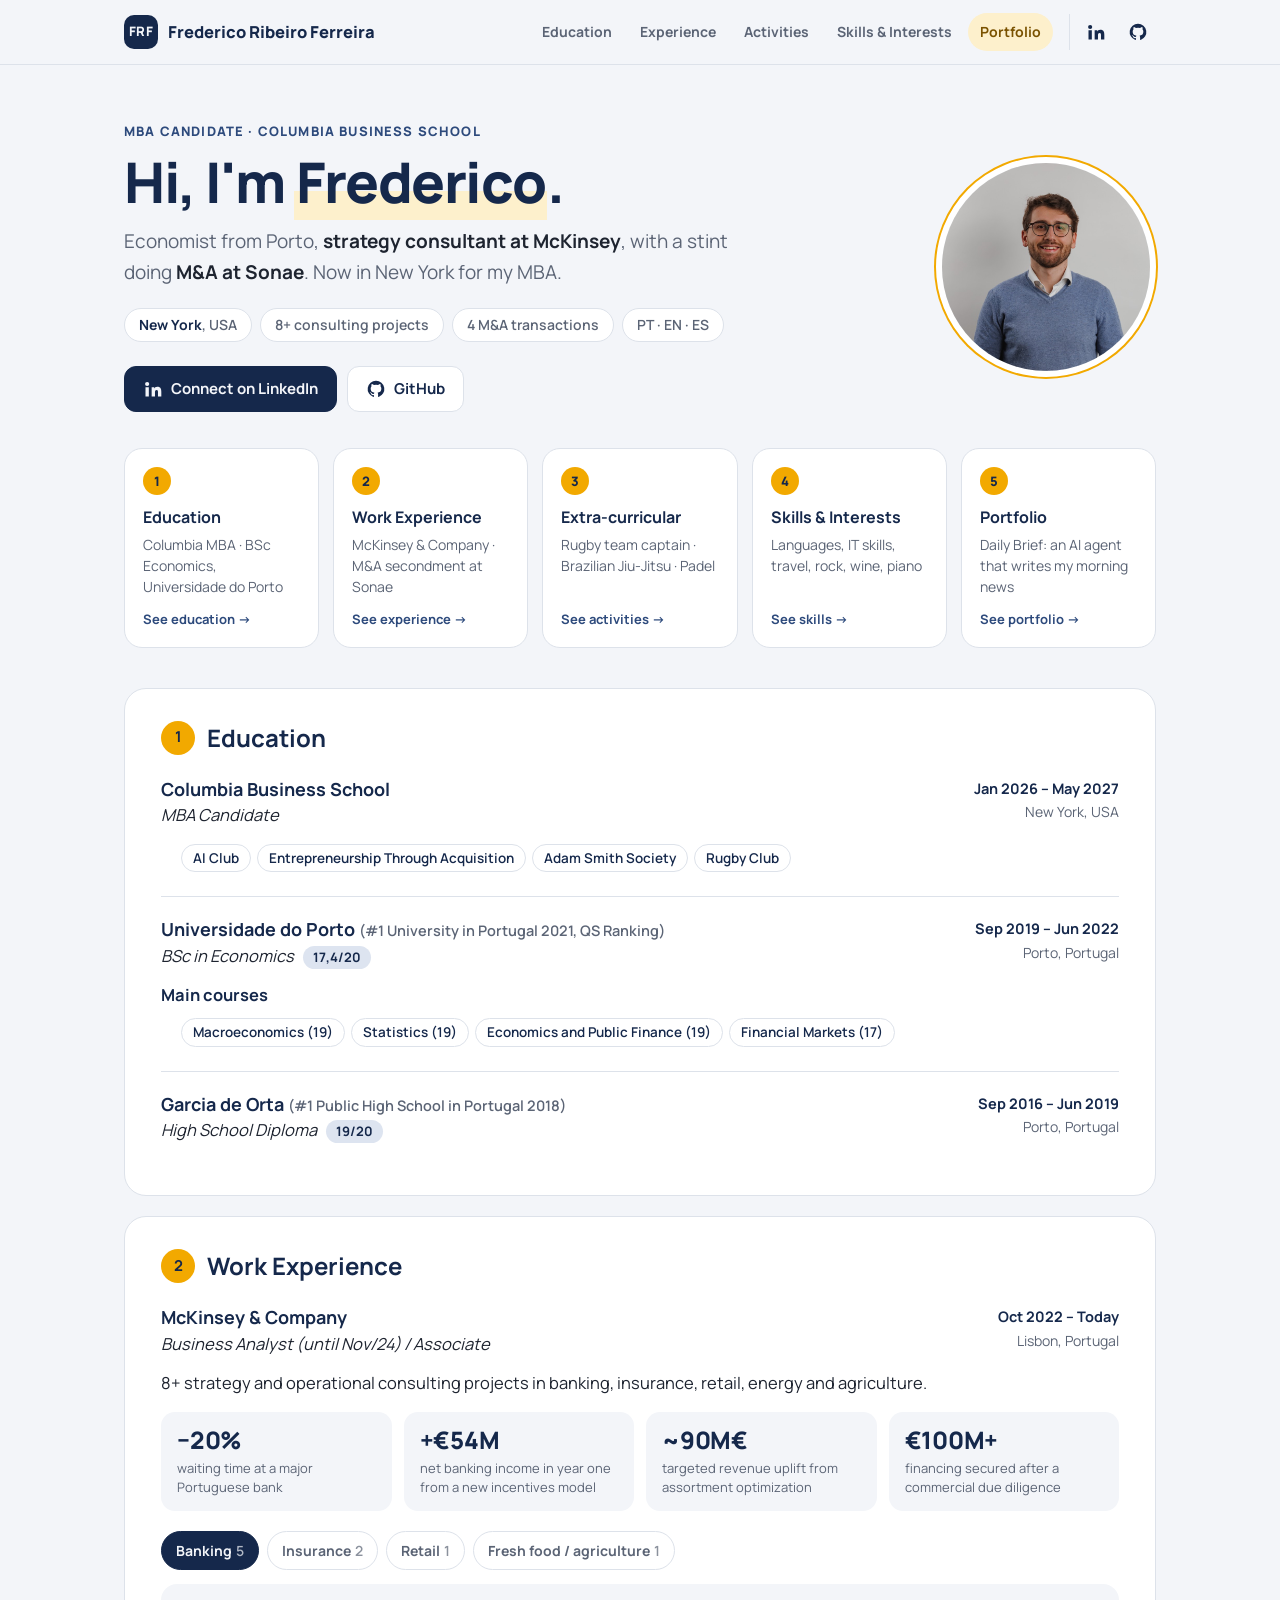
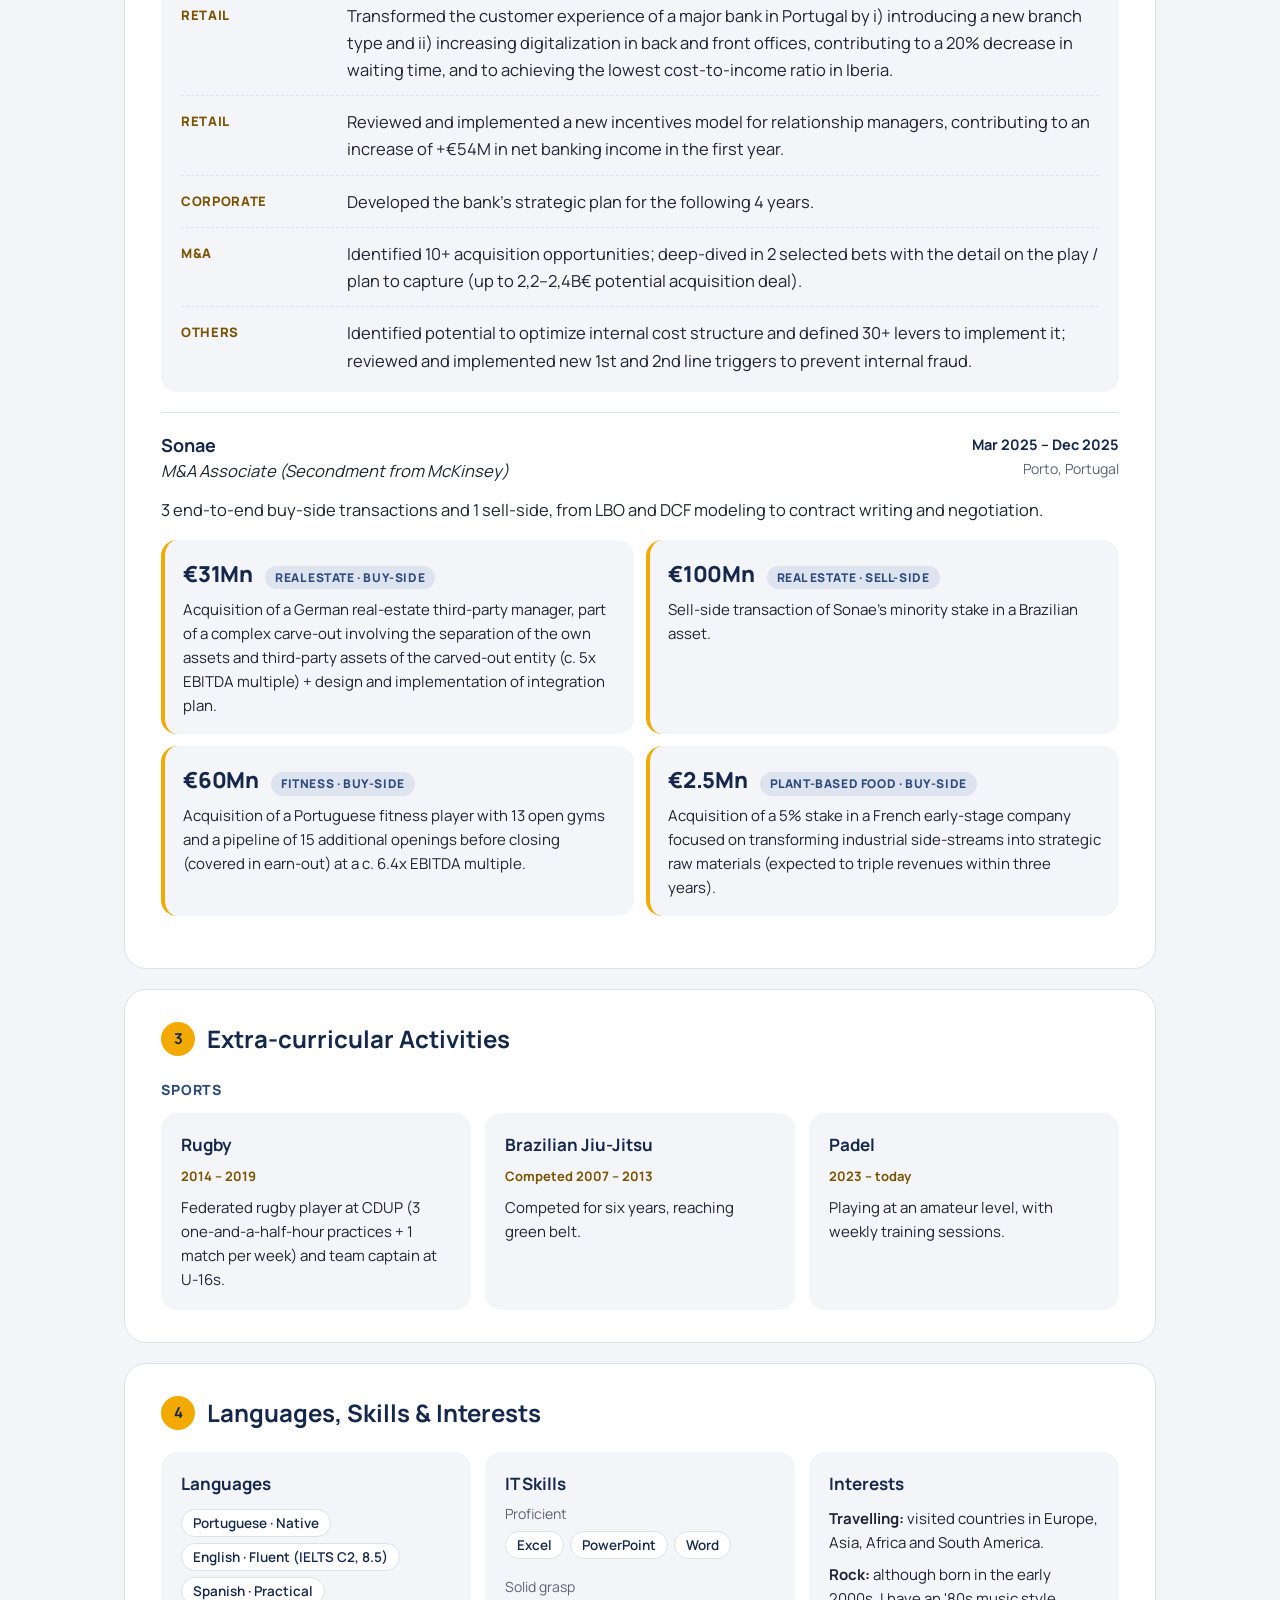
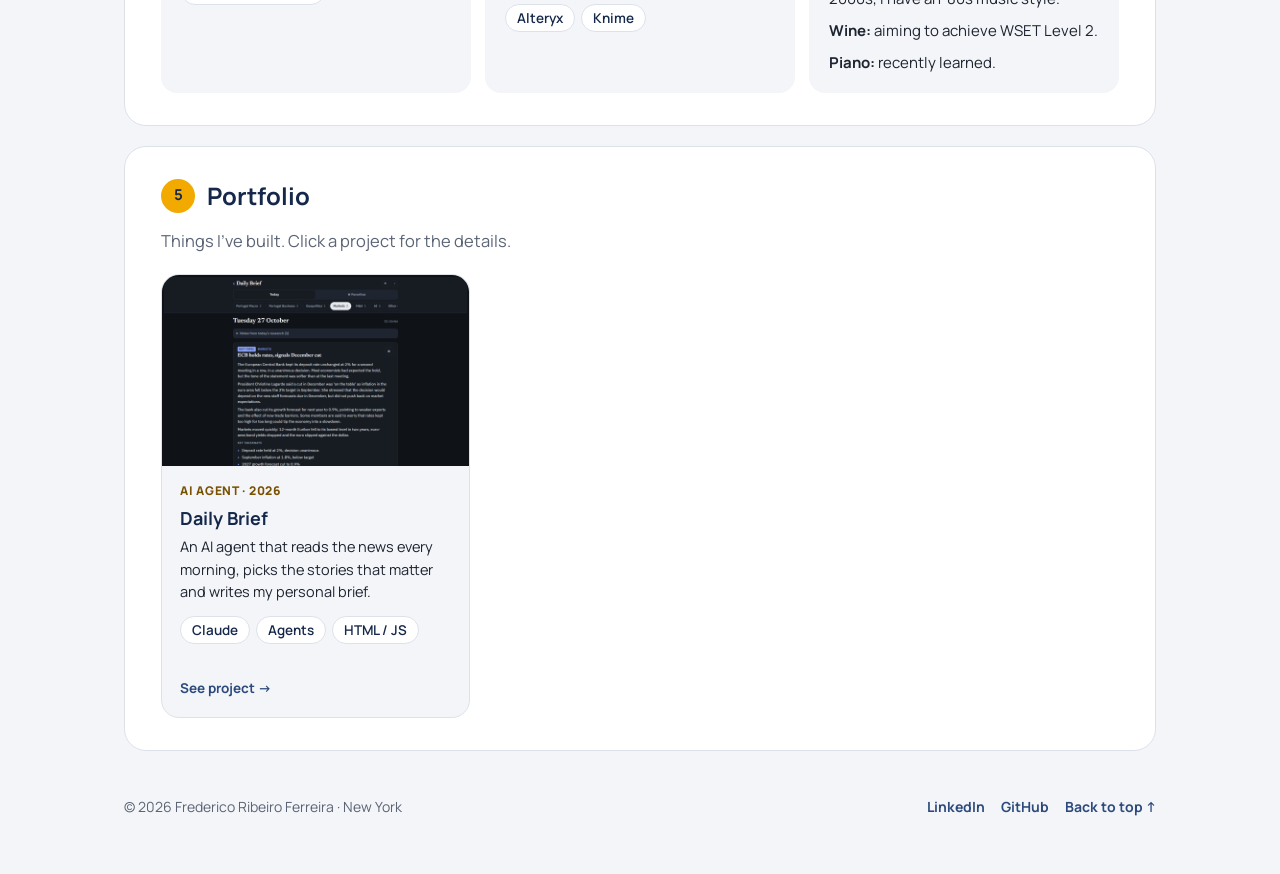
<file: index.html>
<!doctype html>
<html lang="en">
<head>
<meta charset="utf-8">
<meta name="viewport" content="width=device-width, initial-scale=1">
<title>Frederico Ribeiro Ferreira</title>
<meta name="description" content="Frederico Ribeiro Ferreira: MBA Candidate at Columbia Business School, formerly McKinsey & Company and M&A at Sonae.">
<link rel="preconnect" href="https://fonts.googleapis.com">
<link rel="preconnect" href="https://fonts.gstatic.com" crossorigin>
<link href="https://fonts.googleapis.com/css2?family=Manrope:wght@400;500;600;700;800&display=swap" rel="stylesheet">
<link rel="stylesheet" href="assets/style.css">
</head>
<body>

<header class="top">
  <div class="wrap">
    <a class="brand" href="#top" aria-label="Frederico Ribeiro Ferreira, back to top">
      <span class="mono">FRF</span><span class="full">Frederico Ribeiro Ferreira</span>
    </a>
    <nav class="links" aria-label="Sections">
      <a href="#education">Education</a>
      <a href="#experience">Experience</a>
      <a href="#activities">Activities</a>
      <a href="#skills">Skills &amp; Interests</a>
      <a href="#portfolio">Portfolio</a>
    </nav>
    <div class="social">
      <a href="https://www.linkedin.com/in/frederico-ribeiro-ferreira/" target="_blank" rel="noopener" aria-label="LinkedIn">
        <svg class="i" viewBox="0 0 24 24" aria-hidden="true"><path d="M4.98 3.5a2.5 2.5 0 1 1 0 5 2.5 2.5 0 0 1 0-5zM3 9.75h4V21H3V9.75zM9.5 9.75h3.83v1.54h.06c.53-1 1.84-2.06 3.79-2.06 4.05 0 4.8 2.67 4.8 6.13V21h-4v-5.02c0-1.2-.02-2.74-1.67-2.74-1.67 0-1.93 1.3-1.93 2.65V21h-4V9.75z"/></svg>
      </a>
      <a href="https://github.com/fredericoferreira12" target="_blank" rel="noopener" aria-label="GitHub">
        <svg class="i" viewBox="0 0 24 24" aria-hidden="true"><path d="M12 2a10 10 0 0 0-3.16 19.49c.5.09.68-.22.68-.48v-1.7c-2.78.6-3.37-1.34-3.37-1.34-.45-1.16-1.11-1.47-1.11-1.47-.91-.62.07-.6.07-.6 1 .07 1.53 1.03 1.53 1.03.9 1.52 2.34 1.08 2.91.83.09-.65.35-1.09.63-1.34-2.22-.25-4.55-1.11-4.55-4.94 0-1.09.39-1.98 1.03-2.68-.1-.25-.45-1.27.1-2.64 0 0 .84-.27 2.75 1.02a9.56 9.56 0 0 1 5 0c1.91-1.29 2.75-1.02 2.75-1.02.55 1.37.2 2.39.1 2.64.64.7 1.03 1.59 1.03 2.68 0 3.84-2.34 4.68-4.57 4.93.36.31.68.92.68 1.85v2.74c0 .27.18.58.69.48A10 10 0 0 0 12 2z"/></svg>
      </a>
    </div>
  </div>
</header>

<main id="top">

  <!-- ===== Hero ===== -->
  <div class="hero">
    <div class="wrap">
      <div>
        <p class="eyebrow">MBA Candidate · Columbia Business School</p>
        <h1>Hi, I'm <span class="hl">Frederico</span>.</h1>
        <p class="lede">Economist from Porto, <strong>strategy consultant at McKinsey</strong>, with a stint doing <strong>M&amp;A at Sonae</strong>. Now in New York for my MBA.</p>
        <ul class="chips">
          <li class="chip"><b>New York</b>, USA</li>
          <li class="chip">8+ consulting projects</li>
          <li class="chip">4 M&amp;A transactions</li>
          <li class="chip">PT · EN · ES</li>
        </ul>
        <div class="btns">
          <a class="btn primary" href="https://www.linkedin.com/in/frederico-ribeiro-ferreira/" target="_blank" rel="noopener">
            <svg class="i" viewBox="0 0 24 24" aria-hidden="true"><path d="M4.98 3.5a2.5 2.5 0 1 1 0 5 2.5 2.5 0 0 1 0-5zM3 9.75h4V21H3V9.75zM9.5 9.75h3.83v1.54h.06c.53-1 1.84-2.06 3.79-2.06 4.05 0 4.8 2.67 4.8 6.13V21h-4v-5.02c0-1.2-.02-2.74-1.67-2.74-1.67 0-1.93 1.3-1.93 2.65V21h-4V9.75z"/></svg>
            Connect on LinkedIn
          </a>
          <a class="btn" href="https://github.com/fredericoferreira12" target="_blank" rel="noopener">
            <svg class="i" viewBox="0 0 24 24" aria-hidden="true"><path d="M12 2a10 10 0 0 0-3.16 19.49c.5.09.68-.22.68-.48v-1.7c-2.78.6-3.37-1.34-3.37-1.34-.45-1.16-1.11-1.47-1.11-1.47-.91-.62.07-.6.07-.6 1 .07 1.53 1.03 1.53 1.03.9 1.52 2.34 1.08 2.91.83.09-.65.35-1.09.63-1.34-2.22-.25-4.55-1.11-4.55-4.94 0-1.09.39-1.98 1.03-2.68-.1-.25-.45-1.27.1-2.64 0 0 .84-.27 2.75 1.02a9.56 9.56 0 0 1 5 0c1.91-1.29 2.75-1.02 2.75-1.02.55 1.37.2 2.39.1 2.64.64.7 1.03 1.59 1.03 2.68 0 3.84-2.34 4.68-4.57 4.93.36.31.68.92.68 1.85v2.74c0 .27.18.58.69.48A10 10 0 0 0 12 2z"/></svg>
            GitHub
          </a>
        </div>
      </div>
      <img class="photo" src="Linkedin%20picture.jpg" alt="Portrait of Frederico Ribeiro Ferreira" width="220" height="220">
    </div>
  </div>

  <div class="wrap">

    <!-- ===== Quick tiles ===== -->
    <nav class="tiles" aria-label="Jump to a section">
      <a class="tile" href="#education">
        <span class="n">1</span>
        <h2>Education</h2>
        <p>Columbia MBA · BSc Economics, Universidade do Porto</p>
        <span class="go">See education →</span>
      </a>
      <a class="tile" href="#experience">
        <span class="n">2</span>
        <h2>Work Experience</h2>
        <p>McKinsey &amp; Company · M&amp;A secondment at Sonae</p>
        <span class="go">See experience →</span>
      </a>
      <a class="tile" href="#activities">
        <span class="n">3</span>
        <h2>Extra-curricular</h2>
        <p>Rugby team captain · Brazilian Jiu-Jitsu · Padel</p>
        <span class="go">See activities →</span>
      </a>
      <a class="tile" href="#skills">
        <span class="n">4</span>
        <h2>Skills &amp; Interests</h2>
        <p>Languages, IT skills, travel, rock, wine, piano</p>
        <span class="go">See skills →</span>
      </a>
      <a class="tile" href="#portfolio">
        <span class="n">5</span>
        <h2>Portfolio</h2>
        <p>Daily Brief: an AI agent that writes my morning news</p>
        <span class="go">See portfolio →</span>
      </a>
    </nav>

    <!-- ===== 1. Education ===== -->
    <section class="sec" id="education" aria-labelledby="h-edu">
      <h2 class="sec-h" id="h-edu"><span class="n">1</span>Education</h2>

      <article class="entry">
        <div>
          <h3>Columbia Business School</h3>
          <p class="role">MBA Candidate</p>
        </div>
        <div class="meta"><b>Jan 2026 – May 2027</b>New York, USA</div>
        <div class="body">
          <ul class="pills" aria-label="Clubs">
            <li>AI Club</li><li>Entrepreneurship Through Acquisition</li><li>Adam Smith Society</li><li>Rugby Club</li>
          </ul>
        </div>
      </article>

      <article class="entry">
        <div>
          <h3>Universidade do Porto <span class="note">(#1 University in Portugal 2021, QS Ranking)</span></h3>
          <p class="role">BSc in Economics <span class="grade">17,4/20</span></p>
        </div>
        <div class="meta"><b>Sep 2019 – Jun 2022</b>Porto, Portugal</div>
        <div class="body">
          <p style="margin:0 0 6px;font-weight:700;color:var(--navy)">Main courses</p>
          <ul class="pills" aria-label="Main courses">
            <li>Macroeconomics (19)</li><li>Statistics (19)</li><li>Economics and Public Finance (19)</li><li>Financial Markets (17)</li>
          </ul>
        </div>
      </article>

      <article class="entry">
        <div>
          <h3>Garcia de Orta <span class="note">(#1 Public High School in Portugal 2018)</span></h3>
          <p class="role">High School Diploma <span class="grade">19/20</span></p>
        </div>
        <div class="meta"><b>Sep 2016 – Jun 2019</b>Porto, Portugal</div>
      </article>
    </section>

    <!-- ===== 2. Work experience ===== -->
    <section class="sec" id="experience" aria-labelledby="h-work">
      <h2 class="sec-h" id="h-work"><span class="n">2</span>Work Experience</h2>

      <!-- McKinsey -->
      <article class="entry">
        <div>
          <h3>McKinsey &amp; Company</h3>
          <p class="role">Business Analyst (until Nov/24) / Associate</p>
        </div>
        <div class="meta"><b>Oct 2022 – Today</b>Lisbon, Portugal</div>
        <div class="body">
          <p class="intro">8+ strategy and operational consulting projects in banking, insurance, retail, energy and agriculture.</p>

          <div class="stats">
            <div class="stat"><div class="v">−20%</div><div class="l">waiting time at a major Portuguese bank</div></div>
            <div class="stat"><div class="v">+€54M</div><div class="l">net banking income in year one from a new incentives model</div></div>
            <div class="stat"><div class="v">~90M€</div><div class="l">targeted revenue uplift from assortment optimization</div></div>
            <div class="stat"><div class="v">€100M+</div><div class="l">financing secured after a commercial due diligence</div></div>
          </div>

          <div class="tabs" role="tablist" aria-label="Projects by sector">
            <button class="tab" role="tab" id="t-bank" aria-controls="p-bank" aria-selected="true">Banking<span class="c">5</span></button>
            <button class="tab" role="tab" id="t-ins" aria-controls="p-ins" aria-selected="false" tabindex="-1">Insurance<span class="c">2</span></button>
            <button class="tab" role="tab" id="t-ret" aria-controls="p-ret" aria-selected="false" tabindex="-1">Retail<span class="c">1</span></button>
            <button class="tab" role="tab" id="t-agr" aria-controls="p-agr" aria-selected="false" tabindex="-1">Fresh food / agriculture<span class="c">1</span></button>
          </div>

          <div class="panel" role="tabpanel" id="p-bank" aria-labelledby="t-bank">
            <div class="proj"><div class="k">Retail</div><p>Transformed the customer experience of a major bank in Portugal by i) introducing a new branch type and ii) increasing digitalization in back and front offices, contributing to a 20% decrease in waiting time, and to achieving the lowest cost-to-income ratio in Iberia.</p></div>
            <div class="proj"><div class="k">Retail</div><p>Reviewed and implemented a new incentives model for relationship managers, contributing to an increase of +€54M in net banking income in the first year.</p></div>
            <div class="proj"><div class="k">Corporate</div><p>Developed the bank's strategic plan for the following 4 years.</p></div>
            <div class="proj"><div class="k">M&amp;A</div><p>Identified 10+ acquisition opportunities; deep-dived in 2 selected bets with the detail on the play / plan to capture (up to 2,2–2,4B€ potential acquisition deal).</p></div>
            <div class="proj"><div class="k">Others</div><p>Identified potential to optimize internal cost structure and defined 30+ levers to implement it; reviewed and implemented new 1st and 2nd line triggers to prevent internal fraud.</p></div>
          </div>
          <div class="panel" role="tabpanel" id="p-ins" aria-labelledby="t-ins" hidden>
            <div class="proj"><div class="k">Digital marketing</div><p>Facilitated a key partnership between a leading credit specialist and a major insurance company, and enhanced its digital marketing strategy, optimizing the sales funnel across multiple channels.</p></div>
            <div class="proj"><div class="k">Business building</div><p>Developed a pilot to establish a new business unit for a leading insurance company, with an estimated accumulated revenues of up to €~260M over a period of 5 years.</p></div>
          </div>
          <div class="panel" role="tabpanel" id="p-ret" aria-labelledby="t-ret" hidden>
            <div class="proj"><div class="k">Assortment</div><p>Implemented a new assortment optimization methodology, accelerating category review from 15 categories in 3 months to 45 categories in 1 month, with the goal of achieving an impact of ~90M€ revenue uplift.</p></div>
          </div>
          <div class="panel" role="tabpanel" id="p-agr" aria-labelledby="t-agr" hidden>
            <div class="proj"><div class="k">Commercial DD</div><p>Conducted a commercial-DD for an emerging agriculture player, focusing on avocados and tangerines market, and the company positioning, contributing to securing €100M+ in financing.</p></div>
          </div>
        </div>
      </article>

      <!-- Sonae -->
      <article class="entry">
        <div>
          <h3>Sonae</h3>
          <p class="role">M&amp;A Associate (Secondment from McKinsey)</p>
        </div>
        <div class="meta"><b>Mar 2025 – Dec 2025</b>Porto, Portugal</div>
        <div class="body">
          <p class="intro">3 end-to-end buy-side transactions and 1 sell-side, from LBO and DCF modeling to contract writing and negotiation.</p>
          <div class="deals">
            <div class="deal">
              <div class="top-row"><span class="amt">€31Mn</span><span class="tag">Real estate · Buy-side</span></div>
              <p>Acquisition of a German real-estate third-party manager, part of a complex carve-out involving the separation of the own assets and third-party assets of the carved-out entity (c. 5x EBITDA multiple) + design and implementation of integration plan.</p>
            </div>
            <div class="deal">
              <div class="top-row"><span class="amt">€100Mn</span><span class="tag">Real estate · Sell-side</span></div>
              <p>Sell-side transaction of Sonae's minority stake in a Brazilian asset.</p>
            </div>
            <div class="deal">
              <div class="top-row"><span class="amt">€60Mn</span><span class="tag">Fitness · Buy-side</span></div>
              <p>Acquisition of a Portuguese fitness player with 13 open gyms and a pipeline of 15 additional openings before closing (covered in earn-out) at a c. 6.4x EBITDA multiple.</p>
            </div>
            <div class="deal">
              <div class="top-row"><span class="amt">€2.5Mn</span><span class="tag">Plant-based food · Buy-side</span></div>
              <p>Acquisition of a 5% stake in a French early-stage company focused on transforming industrial side-streams into strategic raw materials (expected to triple revenues within three years).</p>
            </div>
          </div>
        </div>
      </article>
    </section>

    <!-- ===== 3. Extra-curricular ===== -->
    <section class="sec" id="activities" aria-labelledby="h-act">
      <h2 class="sec-h" id="h-act"><span class="n">3</span>Extra-curricular Activities</h2>
      <p class="sub-h">Sports</p>
      <div class="grid3">
        <div class="card">
          <h3>Rugby</h3>
          <span class="when">2014 – 2019</span>
          <p>Federated rugby player at CDUP (3 one-and-a-half-hour practices + 1 match per week) and team captain at U-16s.</p>
        </div>
        <div class="card">
          <h3>Brazilian Jiu-Jitsu</h3>
          <span class="when">Competed 2007 – 2013</span>
          <p>Competed for six years, reaching green belt.</p>
        </div>
        <div class="card">
          <h3>Padel</h3>
          <span class="when">2023 – today</span>
          <p>Playing at an amateur level, with weekly training sessions.</p>
        </div>
      </div>
    </section>

    <!-- ===== 4. Languages, skills and interests ===== -->
    <section class="sec" id="skills" aria-labelledby="h-skl">
      <h2 class="sec-h" id="h-skl"><span class="n">4</span>Languages, Skills &amp; Interests</h2>
      <div class="grid3">
        <div class="card">
          <h3>Languages</h3>
          <ul class="pills">
            <li>Portuguese · Native</li>
            <li>English · Fluent (IELTS C2, 8.5)</li>
            <li>Spanish · Practical</li>
          </ul>
        </div>
        <div class="card">
          <h3>IT Skills</h3>
          <p style="margin-top:4px;font-size:14px;color:var(--muted)">Proficient</p>
          <ul class="pills" style="margin-top:6px"><li>Excel</li><li>PowerPoint</li><li>Word</li></ul>
          <p style="margin-top:12px;font-size:14px;color:var(--muted)">Solid grasp</p>
          <ul class="pills" style="margin-top:6px"><li>Alteryx</li><li>Knime</li></ul>
        </div>
        <div class="card">
          <h3>Interests</h3>
          <p><b>Travelling:</b> visited countries in Europe, Asia, Africa and South America.</p>
          <p><b>Rock:</b> although born in the early 2000s, I have an '80s music style.</p>
          <p><b>Wine:</b> aiming to achieve WSET Level 2.</p>
          <p><b>Piano:</b> recently learned.</p>
        </div>
      </div>
    </section>

    <!-- ===== 5. Portfolio ===== -->
    <!-- To add a project: copy one .pcard below and create projects/<name>.html from projects/daily-brief.html -->
    <section class="sec" id="portfolio" aria-labelledby="h-port">
      <h2 class="sec-h" id="h-port"><span class="n">5</span>Portfolio</h2>
      <p class="port-intro">Things I've built. Click a project for the details.</p>
      <div class="port-grid">
        <a class="pcard" href="projects/daily-brief.html">
          <div class="thumb"><img src="assets/daily-brief.png" alt="The Daily Brief page with category tabs and a story card" width="1280" height="800" loading="lazy"></div>
          <div class="pbody">
            <p class="kicker">AI agent · 2026</p>
            <h3>Daily Brief</h3>
            <p>An AI agent that reads the news every morning, picks the stories that matter and writes my personal brief.</p>
            <ul class="pills"><li>Claude</li><li>Agents</li><li>HTML / JS</li></ul>
            <span class="go">See project →</span>
          </div>
        </a>
      </div>
    </section>

  </div>
</main>

<footer>
  <div class="wrap">
    <span>© 2026 Frederico Ribeiro Ferreira · New York</span>
    <div class="f-links">
      <a href="https://www.linkedin.com/in/frederico-ribeiro-ferreira/" target="_blank" rel="noopener">LinkedIn</a>
      <a href="https://github.com/fredericoferreira12" target="_blank" rel="noopener">GitHub</a>
      <a href="#top">Back to top ↑</a>
    </div>
  </div>
</footer>

<script>
  // Sector tabs (click + arrow keys)
  const tabs = [...document.querySelectorAll('.tab')];
  function select(tab){
    tabs.forEach(t=>{
      const on = t === tab;
      t.setAttribute('aria-selected', on);
      t.tabIndex = on ? 0 : -1;
      document.getElementById(t.getAttribute('aria-controls')).hidden = !on;
    });
  }
  tabs.forEach((t,i)=>{
    t.addEventListener('click', ()=>select(t));
    t.addEventListener('keydown', e=>{
      if(e.key!=='ArrowRight' && e.key!=='ArrowLeft') return;
      const next = tabs[(i + (e.key==='ArrowRight'?1:-1) + tabs.length) % tabs.length];
      select(next); next.focus(); e.preventDefault();
    });
  });

  // Highlight the current section in the top bar.
  // Uses IntersectionObserver, so no code runs on each scroll frame,
  // and it never scrolls the page.
  const nav = document.querySelector('.links');
  const navLinks = [...nav.querySelectorAll('a')];
  const sections = navLinks.map(a=>document.getElementById(a.hash.slice(1)));
  let active = -1;
  function setActive(idx){
    if(idx === active) return;
    active = idx;
    navLinks.forEach((a,i)=>a.classList.toggle('on', i===idx));
    // On narrow screens, slide the nav strip sideways only (not the page)
    if(idx >= 0 && nav.scrollWidth > nav.clientWidth){
      nav.scrollLeft = navLinks[idx].offsetLeft - nav.offsetLeft - 8;
    }
  }
  if('IntersectionObserver' in window){
    // A thin line 35% down the screen: whichever section crosses it is current.
    const io = new IntersectionObserver(entries=>{
      entries.forEach(e=>{ if(e.isIntersecting) setActive(sections.indexOf(e.target)); });
    }, {rootMargin:'-35% 0px -64% 0px'});
    sections.forEach(s=>io.observe(s));
    // Reaching the footer means the last section is current.
    new IntersectionObserver(entries=>{
      if(entries[0].isIntersecting) setActive(sections.length - 1);
    }).observe(document.querySelector('footer'));
  }
</script>
</body>
</html>
</file>
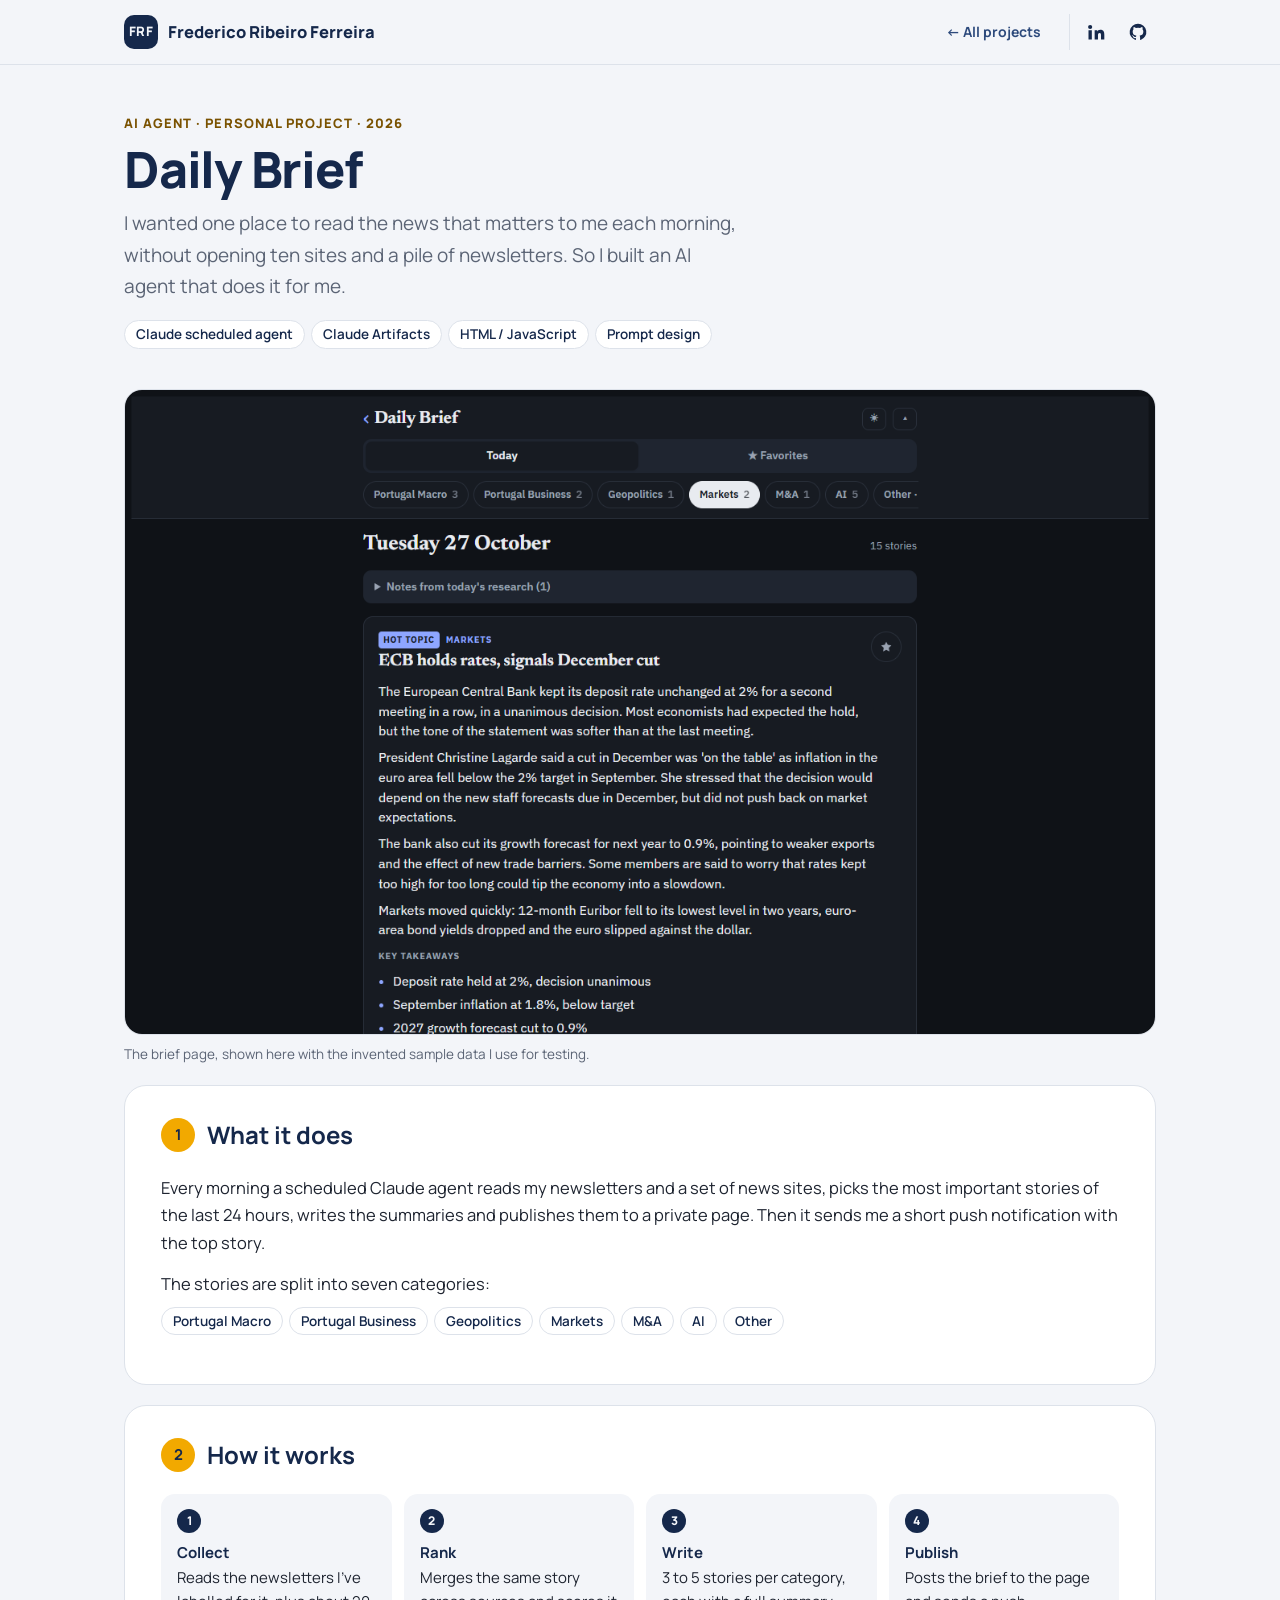
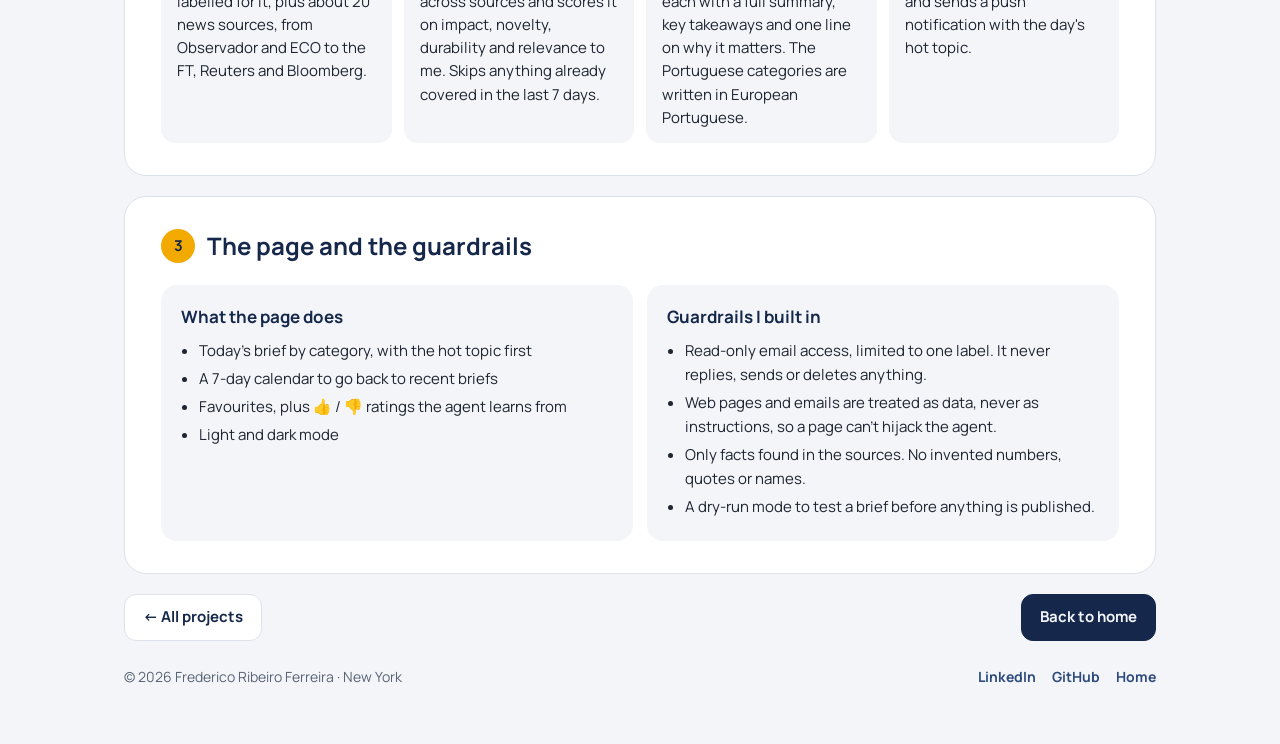
<file: projects/daily-brief.html>
<!doctype html>
<html lang="en">
<head>
<meta charset="utf-8">
<meta name="viewport" content="width=device-width, initial-scale=1">
<title>Daily Brief · Frederico Ribeiro Ferreira</title>
<meta name="description" content="Daily Brief: an AI agent that reads the news every morning, picks the stories that matter and writes a personal brief.">
<link rel="preconnect" href="https://fonts.googleapis.com">
<link rel="preconnect" href="https://fonts.gstatic.com" crossorigin>
<link href="https://fonts.googleapis.com/css2?family=Manrope:wght@400;500;600;700;800&display=swap" rel="stylesheet">
<link rel="stylesheet" href="../assets/style.css">
</head>
<body>

<header class="top">
  <div class="wrap">
    <a class="brand" href="../index.html" aria-label="Frederico Ribeiro Ferreira, home page">
      <span class="mono">FRF</span><span class="full">Frederico Ribeiro Ferreira</span>
    </a>
    <a class="crumb" href="../index.html#portfolio">← All projects</a>
    <div class="social">
      <a href="https://www.linkedin.com/in/frederico-ribeiro-ferreira/" target="_blank" rel="noopener" aria-label="LinkedIn">
        <svg class="i" viewBox="0 0 24 24" aria-hidden="true"><path d="M4.98 3.5a2.5 2.5 0 1 1 0 5 2.5 2.5 0 0 1 0-5zM3 9.75h4V21H3V9.75zM9.5 9.75h3.83v1.54h.06c.53-1 1.84-2.06 3.79-2.06 4.05 0 4.8 2.67 4.8 6.13V21h-4v-5.02c0-1.2-.02-2.74-1.67-2.74-1.67 0-1.93 1.3-1.93 2.65V21h-4V9.75z"/></svg>
      </a>
      <a href="https://github.com/fredericoferreira12" target="_blank" rel="noopener" aria-label="GitHub">
        <svg class="i" viewBox="0 0 24 24" aria-hidden="true"><path d="M12 2a10 10 0 0 0-3.16 19.49c.5.09.68-.22.68-.48v-1.7c-2.78.6-3.37-1.34-3.37-1.34-.45-1.16-1.11-1.47-1.11-1.47-.91-.62.07-.6.07-.6 1 .07 1.53 1.03 1.53 1.03.9 1.52 2.34 1.08 2.91.83.09-.65.35-1.09.63-1.34-2.22-.25-4.55-1.11-4.55-4.94 0-1.09.39-1.98 1.03-2.68-.1-.25-.45-1.27.1-2.64 0 0 .84-.27 2.75 1.02a9.56 9.56 0 0 1 5 0c1.91-1.29 2.75-1.02 2.75-1.02.55 1.37.2 2.39.1 2.64.64.7 1.03 1.59 1.03 2.68 0 3.84-2.34 4.68-4.57 4.93.36.31.68.92.68 1.85v2.74c0 .27.18.58.69.48A10 10 0 0 0 12 2z"/></svg>
      </a>
    </div>
  </div>
</header>

<main>
  <div class="wrap">

    <div class="p-hero">
      <p class="kicker">AI agent · Personal project · 2026</p>
      <h1>Daily Brief</h1>
      <p class="lede">I wanted one place to read the news that matters to me each morning, without opening ten sites and a pile of newsletters. So I built an AI agent that does it for me.</p>
      <ul class="pills" aria-label="Built with">
        <li>Claude scheduled agent</li><li>Claude Artifacts</li><li>HTML / JavaScript</li><li>Prompt design</li>
      </ul>
    </div>

    <figure class="shot">
      <img src="../assets/daily-brief.png" alt="The Daily Brief page: category tabs along the top, and a hot-topic story card with a summary and key takeaways" width="1280" height="800">
      <figcaption>The brief page, shown here with the invented sample data I use for testing.</figcaption>
    </figure>

    <section class="sec" aria-labelledby="h-what">
      <h2 class="sec-h" id="h-what"><span class="n">1</span>What it does</h2>
      <p style="margin:0 0 14px">Every morning a scheduled Claude agent reads my newsletters and a set of news sites, picks the most important stories of the last 24 hours, writes the summaries and publishes them to a private page. Then it sends me a short push notification with the top story.</p>
      <p style="margin:0 0 4px">The stories are split into seven categories:</p>
      <ul class="pills" aria-label="Categories">
        <li>Portugal Macro</li><li>Portugal Business</li><li>Geopolitics</li><li>Markets</li><li>M&amp;A</li><li>AI</li><li>Other</li>
      </ul>
    </section>

    <section class="sec" aria-labelledby="h-how">
      <h2 class="sec-h" id="h-how"><span class="n">2</span>How it works</h2>
      <ol class="steps">
        <li><b>Collect</b>Reads the newsletters I've labelled for it, plus about 20 news sources, from Observador and ECO to the FT, Reuters and Bloomberg.</li>
        <li><b>Rank</b>Merges the same story across sources and scores it on impact, novelty, durability and relevance to me. Skips anything already covered in the last 7 days.</li>
        <li><b>Write</b>3 to 5 stories per category, each with a full summary, key takeaways and one line on why it matters. The Portuguese categories are written in European Portuguese.</li>
        <li><b>Publish</b>Posts the brief to the page and sends a push notification with the day's hot topic.</li>
      </ol>
    </section>

    <section class="sec" aria-labelledby="h-page">
      <h2 class="sec-h" id="h-page"><span class="n">3</span>The page and the guardrails</h2>
      <div class="two">
        <div class="card">
          <h3>What the page does</h3>
          <ul>
            <li>Today's brief by category, with the hot topic first</li>
            <li>A 7-day calendar to go back to recent briefs</li>
            <li>Favourites, plus 👍 / 👎 ratings the agent learns from</li>
            <li>Light and dark mode</li>
          </ul>
        </div>
        <div class="card">
          <h3>Guardrails I built in</h3>
          <ul>
            <li>Read-only email access, limited to one label. It never replies, sends or deletes anything.</li>
            <li>Web pages and emails are treated as data, never as instructions, so a page can't hijack the agent.</li>
            <li>Only facts found in the sources. No invented numbers, quotes or names.</li>
            <li>A dry-run mode to test a brief before anything is published.</li>
          </ul>
        </div>
      </div>
    </section>

    <div class="next">
      <a class="btn" href="../index.html#portfolio">← All projects</a>
      <a class="btn primary" href="../index.html">Back to home</a>
    </div>

  </div>
</main>

<footer>
  <div class="wrap">
    <span>© 2026 Frederico Ribeiro Ferreira · New York</span>
    <div class="f-links">
      <a href="https://www.linkedin.com/in/frederico-ribeiro-ferreira/" target="_blank" rel="noopener">LinkedIn</a>
      <a href="https://github.com/fredericoferreira12" target="_blank" rel="noopener">GitHub</a>
      <a href="../index.html">Home</a>
    </div>
  </div>
</footer>

</body>
</html>
</file>
<file: assets/style.css>
:root{
  --bg:#F3F5F9; --bg2:#E6EAF1; --paper:#FFFFFF;
  --navy:#15284B; --navy-tint:#DDE4F0; --mid:#2D4A7C;
  --amber:#F2A900; --amber-tint:#FDF0CC; --amber-txt:#7A5200; --on-amber:#15284B;
  --text:#1E2430; --muted:#5B6475; --line:#DDE2EA;
  --r:18px; --nav-h:64px;
  color-scheme:light;
}
@media (prefers-color-scheme: dark){
  :root:not([data-theme="light"]){
    --bg:#0E1524; --bg2:#1A2540; --paper:#152038;
    --navy:#E8EDF7; --navy-tint:#1F2E52; --mid:#9DB5E0;
    --amber:#F2A900; --amber-tint:#3A2D0C; --amber-txt:#F7C64D; --on-amber:#15284B;
    --text:#D8DEE9; --muted:#9AA4B8; --line:#26334F;
    color-scheme:dark;
  }
}
:root[data-theme="dark"]{
  --bg:#0E1524; --bg2:#1A2540; --paper:#152038;
  --navy:#E8EDF7; --navy-tint:#1F2E52; --mid:#9DB5E0;
  --amber:#F2A900; --amber-tint:#3A2D0C; --amber-txt:#F7C64D; --on-amber:#15284B;
  --text:#D8DEE9; --muted:#9AA4B8; --line:#26334F;
  color-scheme:dark;
}

*{box-sizing:border-box}
html{scroll-behavior:smooth;scroll-padding-top:calc(var(--nav-h) + 16px)}
@media (prefers-reduced-motion: reduce){html{scroll-behavior:auto}}
body{margin:0;background:var(--bg);color:var(--text);font-family:Manrope,system-ui,sans-serif;font-size:16.5px;line-height:1.65;-webkit-font-smoothing:antialiased}
a{color:var(--mid)}
a:focus-visible,button:focus-visible{outline:3px solid var(--amber);outline-offset:3px;border-radius:8px}
svg.i{width:20px;height:20px;fill:currentColor;flex:none}
.wrap{max-width:1080px;margin:0 auto;padding:0 24px}
@media (max-width:600px){.wrap{padding:0 16px}}

/* ---------- Top bar ---------- */
.top{position:sticky;top:0;z-index:30;background:var(--bg);border-bottom:1px solid var(--line)}
.top .wrap{display:flex;align-items:center;gap:16px;height:var(--nav-h)}
.brand{display:flex;align-items:center;gap:10px;text-decoration:none;color:var(--navy);font-weight:800;white-space:nowrap}
.brand .mono{display:inline-grid;place-items:center;width:34px;height:34px;border-radius:10px;background:var(--navy);color:var(--bg);font-size:13px;letter-spacing:.02em}
:root[data-theme="dark"] .brand .mono{background:var(--amber);color:var(--on-amber)}
@media (prefers-color-scheme: dark){:root:not([data-theme="light"]) .brand .mono{background:var(--amber);color:var(--on-amber)}}
.links{display:flex;gap:4px;margin-left:auto;overflow-x:auto;scrollbar-width:none;min-width:0}
.links::-webkit-scrollbar{display:none}
.links a{text-decoration:none;color:var(--muted);font-weight:700;font-size:14px;padding:7px 12px;border-radius:999px;white-space:nowrap}
.links a:hover{color:var(--navy);background:var(--bg2)}
.links a.on{color:var(--amber-txt);background:var(--amber-tint)}
.social{display:flex;gap:6px;padding-left:8px;border-left:1px solid var(--line)}
.social a{display:inline-grid;place-items:center;width:36px;height:36px;border-radius:10px;color:var(--navy)}
.social a:hover{background:var(--bg2)}
@media (max-width:760px){
  .brand .full{display:none}
  .social{display:none}
  .links a{padding:7px 10px;font-size:13.5px}
}

/* ---------- Hero ---------- */
.hero{padding:56px 0 28px}
.hero .wrap{display:grid;grid-template-columns:minmax(0,1fr) 220px;gap:48px;align-items:center}
.eyebrow{font-size:13px;letter-spacing:.09em;text-transform:uppercase;font-weight:800;color:var(--mid);margin:0}
.hero h1{margin:10px 0 14px;font-size:clamp(36px,6vw,56px);line-height:1.06;font-weight:800;letter-spacing:-.025em;color:var(--navy)}
.hero h1 .hl{background:linear-gradient(transparent 62%,var(--amber-tint) 62%);padding:0 2px}
.lede{font-size:19px;color:var(--muted);max-width:620px;margin:0 0 20px}
.lede strong{color:var(--text)}
.chips{display:flex;flex-wrap:wrap;gap:8px;margin:0 0 24px;padding:0;list-style:none}
.chip{background:var(--paper);border:1px solid var(--line);border-radius:999px;padding:4px 14px;font-size:14px;font-weight:600;color:var(--muted)}
.chip b{color:var(--navy)}
.btns{display:flex;flex-wrap:wrap;gap:10px}
.btn{display:inline-flex;align-items:center;gap:8px;text-decoration:none;font-weight:700;font-size:15px;padding:10px 18px;border-radius:12px;border:1px solid var(--line);background:var(--paper);color:var(--navy)}
.btn:hover{border-color:var(--mid)}
.btn.primary{background:var(--navy);border-color:var(--navy);color:var(--bg)}
.photo{width:220px;height:220px;border-radius:50%;object-fit:cover;border:6px solid var(--paper);box-shadow:0 0 0 2px var(--amber);justify-self:end;background:var(--bg2)}
@media (max-width:760px){
  .hero{padding:32px 0 20px}
  .hero .wrap{grid-template-columns:1fr;gap:20px}
  .photo{order:-1;justify-self:start;width:112px;height:112px;border-width:4px}
  .lede{font-size:17px}
}

/* ---------- Quick tiles ---------- */
.tiles{display:grid;grid-template-columns:repeat(5,minmax(0,1fr));gap:14px;margin:8px 0 40px}
.tile{display:flex;flex-direction:column;gap:6px;text-decoration:none;color:inherit;background:var(--paper);border:1px solid var(--line);border-radius:var(--r);padding:18px 18px 16px;}
.tile:hover{border-color:var(--amber)}
.tile .n{display:inline-grid;place-items:center;width:28px;height:28px;border-radius:50%;background:var(--amber);color:var(--on-amber);font-weight:800;font-size:13px}
.tile h2{margin:6px 0 0;font-size:16px;line-height:1.3;color:var(--navy)}
.tile p{margin:0;font-size:14px;line-height:1.5;color:var(--muted)}
.tile .go{margin-top:auto;padding-top:6px;font-size:13px;font-weight:700;color:var(--mid)}
@media (max-width:1000px){.tiles{grid-template-columns:repeat(2,minmax(0,1fr))}.tile:last-child{grid-column:1/-1}}

/* ---------- Sections ---------- */
section.sec{background:var(--paper);border:1px solid var(--line);border-radius:22px;padding:32px 36px;margin-bottom:20px}
@media (max-width:600px){section.sec{padding:22px 18px;border-radius:18px}}
.sec-h{display:flex;align-items:center;gap:12px;margin:0 0 22px;font-size:24px;line-height:1.25;color:var(--navy)}
.sec-h .n{display:inline-grid;place-items:center;width:34px;height:34px;border-radius:50%;background:var(--amber);color:var(--on-amber);font-size:15px;flex:none}

/* Entries (education & roles) */
.entry{display:grid;grid-template-columns:minmax(0,1fr) auto;gap:2px 24px;padding:20px 0;border-top:1px solid var(--line)}
.entry:first-of-type{border-top:0;padding-top:0}
.entry h3{margin:0;font-size:18px;line-height:1.35;color:var(--navy)}
.entry h3 .note{font-weight:600;color:var(--muted);font-size:14.5px}
.entry .role{margin:0;font-style:italic;color:var(--text)}
.entry .meta{text-align:right;font-size:14px;color:var(--muted);white-space:nowrap}
.entry .meta b{display:block;color:var(--navy);font-size:14.5px}
.entry .body{grid-column:1/-1;margin-top:10px}
.entry ul{margin:0;padding-left:20px}
.entry li{margin:4px 0}
@media (max-width:600px){
  .entry{grid-template-columns:1fr}
  .entry .meta{text-align:left;white-space:normal;margin-top:4px}
  .entry .meta b{display:inline;margin-right:8px}
}
.grade{display:inline-block;background:var(--navy-tint);color:var(--navy);font-weight:700;font-size:13px;border-radius:999px;padding:1px 10px;margin-left:6px;font-style:normal}

.intro{margin:0 0 16px;color:var(--text)}

/* Highlight stats */
.stats{display:grid;grid-template-columns:repeat(4,minmax(0,1fr));gap:12px;margin:0 0 20px}
.stat{background:var(--bg);border-radius:14px;padding:14px 16px}
.stat .v{font-size:24px;font-weight:800;line-height:1.2;color:var(--navy);letter-spacing:-.01em}
.stat .l{font-size:13px;line-height:1.45;color:var(--muted);margin-top:4px}
@media (max-width:900px){.stats{grid-template-columns:repeat(2,minmax(0,1fr))}}

/* Sector tabs */
.tabs{display:flex;flex-wrap:wrap;gap:8px;margin:0 0 14px}
.tab{font:inherit;font-size:14px;font-weight:700;padding:7px 14px;border-radius:999px;border:1px solid var(--line);background:var(--paper);color:var(--muted);cursor:pointer}
.tab:hover{color:var(--navy);border-color:var(--mid)}
.tab[aria-selected="true"]{background:var(--navy);border-color:var(--navy);color:var(--bg)}
.tab .c{font-weight:600;opacity:.7;margin-left:4px}
.panel{background:var(--bg);border-radius:16px;padding:18px 20px}
.panel[hidden]{display:none}
.proj{display:grid;grid-template-columns:150px minmax(0,1fr);gap:4px 16px;padding:12px 0;border-top:1px dashed var(--line)}
.proj:first-child{border-top:0;padding-top:0}
.proj:last-child{padding-bottom:0}
.proj .k{font-size:13px;font-weight:800;text-transform:uppercase;letter-spacing:.05em;color:var(--amber-txt);padding-top:3px}
.proj p{margin:0}
@media (max-width:600px){.proj{grid-template-columns:1fr}}

/* Deal tiles */
.deals{display:grid;grid-template-columns:repeat(2,minmax(0,1fr));gap:12px}
.deal{background:var(--bg);border-radius:16px;padding:16px 18px;border-left:4px solid var(--amber)}
.deal .top-row{display:flex;flex-wrap:wrap;align-items:baseline;gap:8px 12px;margin-bottom:6px}
.deal .amt{font-size:22px;font-weight:800;color:var(--navy);letter-spacing:-.01em}
.deal .tag{font-size:12px;font-weight:800;text-transform:uppercase;letter-spacing:.05em;color:var(--mid);background:var(--navy-tint);border-radius:999px;padding:2px 10px}
.deal p{margin:0;font-size:15px;line-height:1.6}
@media (max-width:760px){.deals{grid-template-columns:1fr}}


/* Cards grid (activities, skills) */
.grid3{display:grid;grid-template-columns:repeat(3,minmax(0,1fr));gap:14px}
@media (max-width:900px){.grid3{grid-template-columns:1fr}}
.card{background:var(--bg);border-radius:16px;padding:18px 20px}
.card h3{margin:0 0 2px;font-size:17px;color:var(--navy)}
.card .when{font-size:13px;font-weight:700;color:var(--amber-txt)}
.card p{margin:8px 0 0;font-size:15px;line-height:1.6}
.sub-h{margin:0 0 12px;font-size:14px;font-weight:800;text-transform:uppercase;letter-spacing:.06em;color:var(--mid)}
.pills{display:flex;flex-wrap:wrap;gap:6px;margin-top:10px;padding:0;list-style:none}
.pills li{background:var(--paper);border:1px solid var(--line);border-radius:999px;padding:2px 11px;font-size:13.5px;font-weight:600;color:var(--navy)}

/* Footer */
footer{padding:24px 0 56px;color:var(--muted);font-size:14px}
footer .wrap{display:flex;flex-wrap:wrap;gap:12px 24px;align-items:center;justify-content:space-between}
footer .f-links{display:flex;gap:16px}
footer a{font-weight:700;text-decoration:none}
footer a:hover{text-decoration:underline}

/* Portfolio grid (home page) */
.port-intro{margin:-8px 0 20px;color:var(--muted)}
.port-grid{display:grid;grid-template-columns:repeat(auto-fill,minmax(290px,1fr));gap:16px}
.pcard{display:flex;flex-direction:column;text-decoration:none;color:inherit;background:var(--bg);border:1px solid var(--line);border-radius:18px;overflow:hidden}
.pcard:hover{border-color:var(--amber)}
.pcard .thumb{aspect-ratio:16/10;background:var(--bg2);overflow:hidden}
.pcard .thumb img{display:block;width:100%;height:100%;object-fit:cover;object-position:top}
.pcard .pbody{display:flex;flex-direction:column;gap:6px;padding:16px 18px 18px;flex:1}
.pcard .kicker{margin:0;font-size:12px;font-weight:800;text-transform:uppercase;letter-spacing:.06em;color:var(--amber-txt)}
.pcard h3{margin:0;font-size:18px;line-height:1.3;color:var(--navy)}
.pcard p{margin:0;font-size:14.5px;line-height:1.55;color:var(--text)}
.pcard .pills{margin-top:6px}
.pcard .go{margin-top:auto;padding-top:10px;font-size:13.5px;font-weight:700;color:var(--mid)}

/* Project detail pages */
.crumb{display:inline-flex;align-items:center;gap:6px;margin-left:auto;text-decoration:none;font-weight:700;font-size:14px;color:var(--mid);padding:7px 12px;border-radius:999px;white-space:nowrap}
.crumb:hover{background:var(--bg2)}
.p-hero{padding:48px 0 24px}
.p-hero .kicker{margin:0;font-size:13px;font-weight:800;text-transform:uppercase;letter-spacing:.08em;color:var(--amber-txt)}
.p-hero h1{margin:8px 0 12px;font-size:clamp(34px,5.5vw,50px);line-height:1.08;font-weight:800;letter-spacing:-.025em;color:var(--navy)}
.p-hero .lede{margin:0 0 18px}
.shot{margin:0 0 20px}
.shot img{display:block;width:100%;height:auto;border-radius:18px;border:1px solid var(--line)}
.shot figcaption{font-size:13.5px;color:var(--muted);margin-top:8px}
.steps{list-style:none;counter-reset:s;margin:0;padding:0;display:grid;grid-template-columns:repeat(4,minmax(0,1fr));gap:12px}
@media (max-width:900px){.steps{grid-template-columns:repeat(2,minmax(0,1fr))}}
@media (max-width:520px){.steps{grid-template-columns:1fr}}
.steps li{counter-increment:s;background:var(--bg);border-radius:14px;padding:14px 16px;font-size:15px;line-height:1.55}
.steps li::before{content:counter(s);display:inline-grid;place-items:center;width:24px;height:24px;border-radius:50%;background:var(--navy);color:var(--bg);font-size:12px;font-weight:800;margin-bottom:8px}
.steps b{display:block;color:var(--navy);margin-bottom:2px}
.two{display:grid;grid-template-columns:1fr 1fr;gap:14px}
@media (max-width:760px){.two{grid-template-columns:1fr}}
.two .card ul{margin:8px 0 0;padding-left:18px;font-size:15px;line-height:1.6}
.two .card li{margin:4px 0}
.next{display:flex;justify-content:space-between;flex-wrap:wrap;gap:12px;margin:8px 0 0}
</file>
